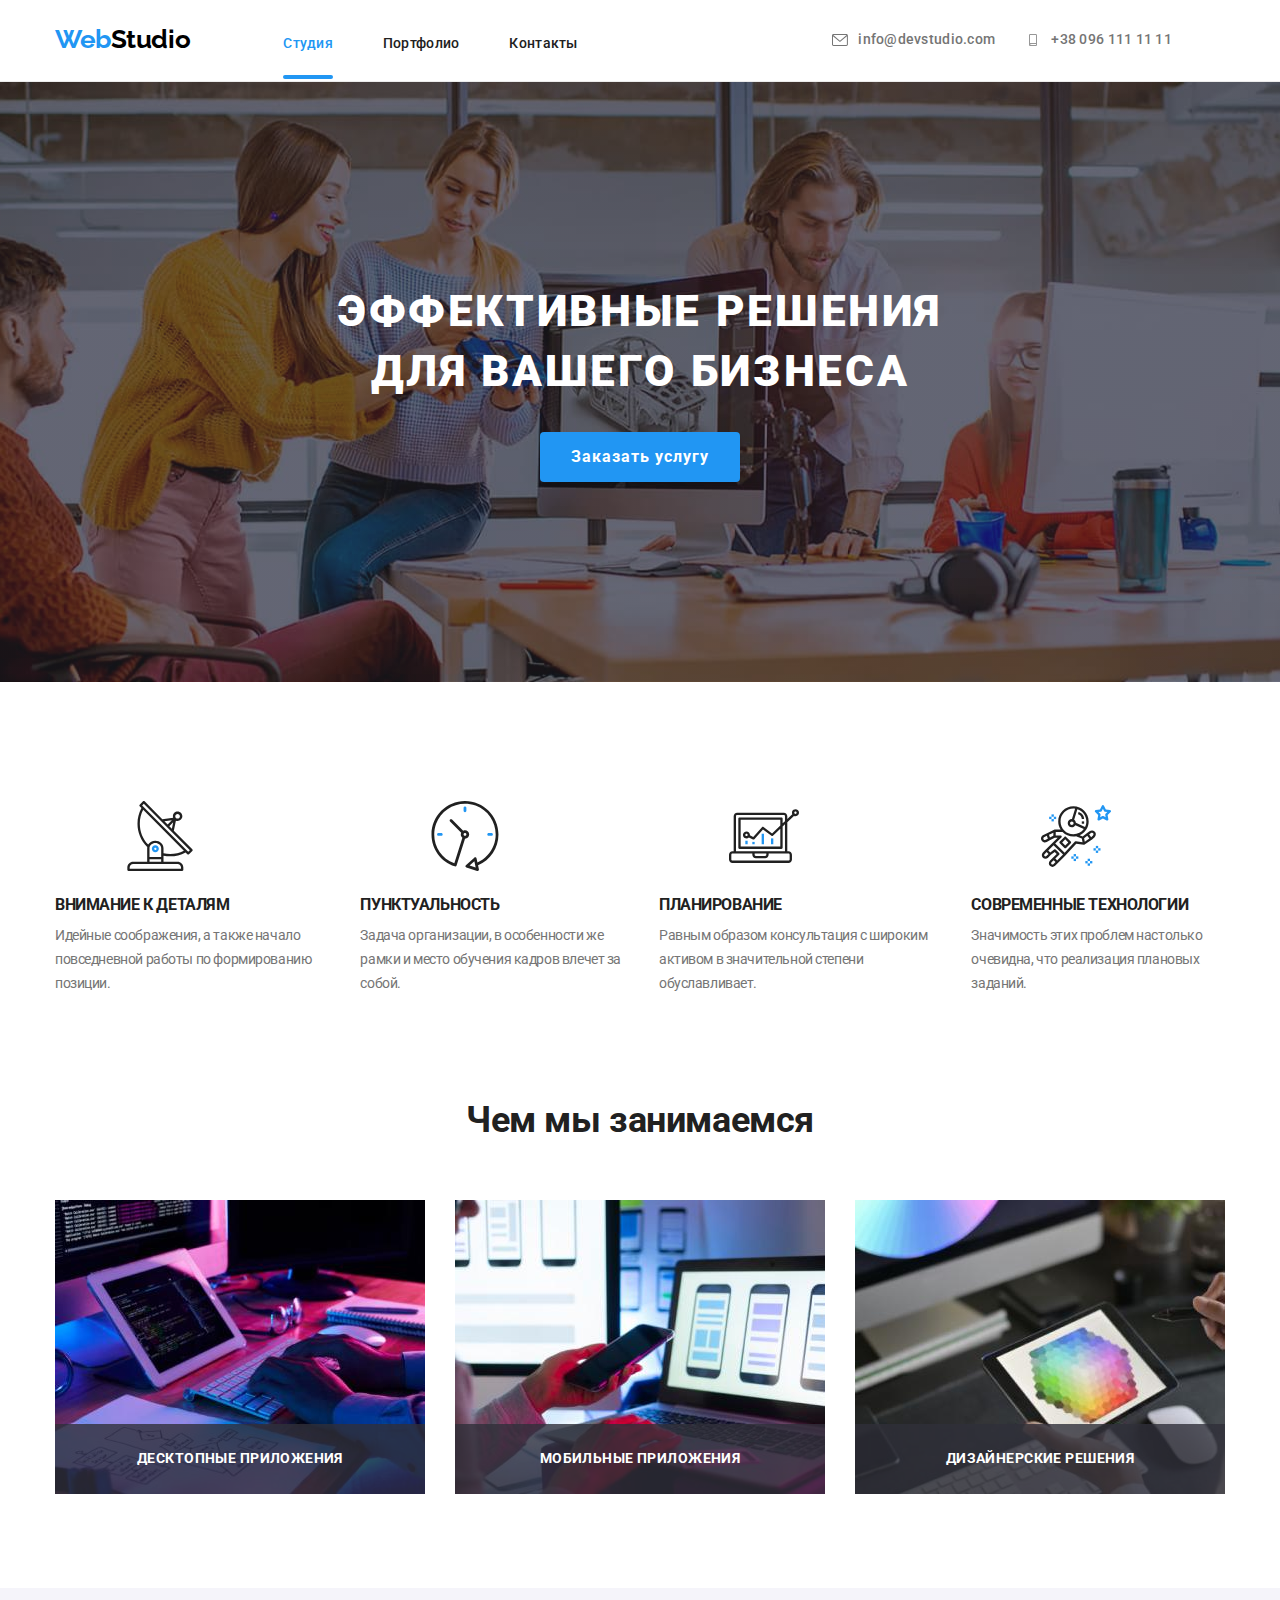
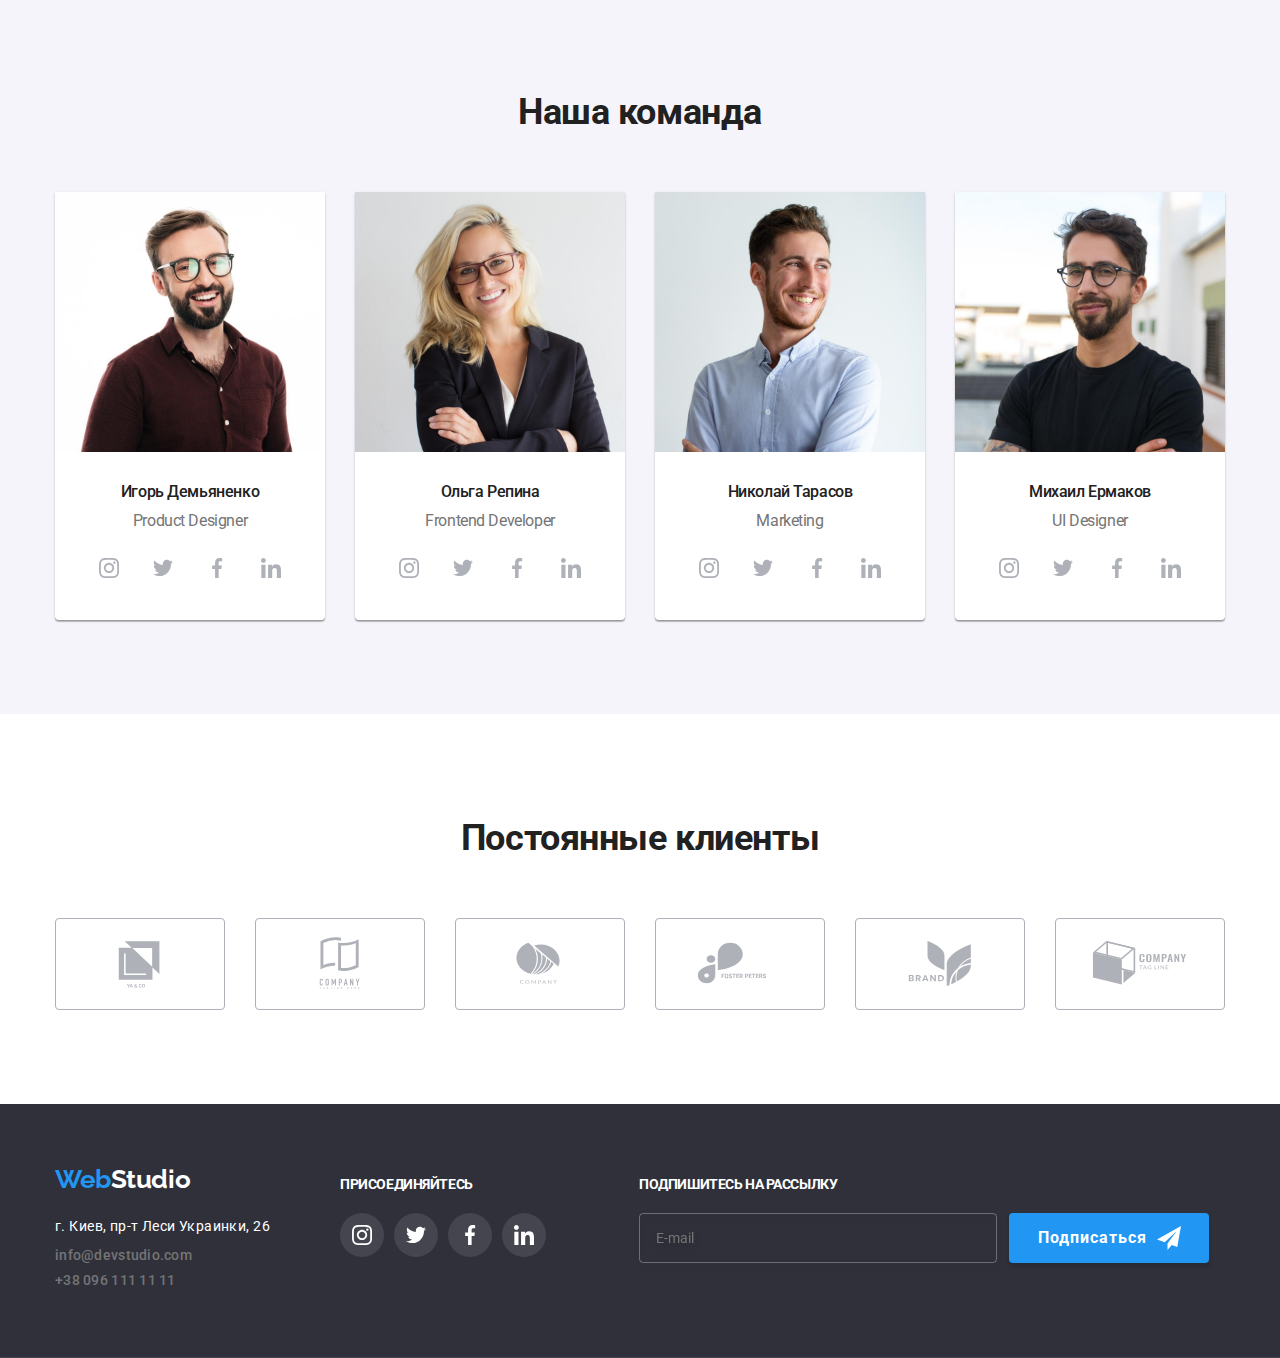
<file: index.html>
<!DOCTYPE html>
<html lang="ru">

<head>
  <meta charset="UTF-8">
  <meta http-equiv="X-UA-Compatible" content="IE=edge">
  <meta name="viewport" content="width=device-width, initial-scale=1.0">
  <title>Web Studio</title>
  <link rel="preconnect" href="https://fonts.googleapis.com">
  <link rel="preconnect" href="https://fonts.gstatic.com" crossorigin>
  <link href="https://fonts.googleapis.com/css2?family=Raleway:wght@700&family=Roboto:wght@400;500;700;900&display=swap"
    rel="stylesheet">
  <link rel="stylesheet" href="https://cdnjs.cloudflare.com/ajax/libs/modern-normalize/1.1.0/modern-normalize.css"
    integrity="sha512-Y0MM+V6ymRKN2zStTqzQ227DWhhp4Mzdo6gnlRnuaNCbc+YN/ZH0sBCLTM4M0oSy9c9VKiCvd4Jk44aCLrNS5Q=="
    crossorigin="anonymous" referrerpolicy="no-referrer" />
  <link rel="stylesheet" href="./css/main.min.css" />
  <!-- <link rel="stylesheet" href="./css/styles.css"> -->

</head>

<body>
  <!-- header -->
  <header class="header">
    <div class="container">
      <nav class="header__navigation">
        <a href="./index.html" class="header__logo logo link">Web<span class="logo--black">Studio</span></a>
        <ul class="header__list">
          <li class="header__list-item">
            <a href="./index.html" class="link current header__link">Студия</a>
          </li>
          <li class="header__list-item"> <a href="./portfolio.html" class="link header__link">Портфолио</a> </li>
          <li class="header__list-item"> <a href="" class="link header__link">Контакты</a> </li>
        </ul>

        <ul class="header__contact">
          <li> <a href="mailto:info@devstudio.com" class="link header__contact-link">
              <svg class="header__contact-logo">
                <use href="./images/sprite.svg#icon-envelope"></use>
              </svg>
              info@devstudio.com</a> </li>
          <li> <a href="tel:+380961111111" class="link header__contact-link">
              <svg class="header__contact-logo">
                <use href="./images/sprite.svg#icon-smartphone"></use>
              </svg>
              +38 096 111 11 11</a> </li>
        </ul>
      </nav>
    </div>
  </header>
  <main>
    <!-- Hat or Hero -->
    <section class="hero">
      <div class="container">
        <h1 class="hero__title">Эффективные решения для вашего бизнеса</h1>
        <button type="button" class="hero__btn btn" data-modal-open>Заказать услугу</button>
      </div>
    </section>

    <!-- features -->
    <section class="features section">
      <div class="container">
        <h2 class="features__title section-title" hidden>Features</h2>
        <ul class="features__list">
          <li class="features__list-item">
            <div class="features__logo-block">
              <svg class="features__logo">
                <use href="./images/sprite.svg#icon-antenna"></use>
              </svg>
            </div>
            <div class="features__item">
              <h3 class="features__item-title">Внимание к деталям</h3>
              <p class="features__text">Идейные соображения, а также начало повседневной работы по формированию позиции.
              </p>
            </div>
          </li>
          <li class="features__list-item">
            <div class="features__logo-block">
              <svg class="features__logo">
                <use href="./images/sprite.svg#icon-clock"></use>
              </svg>
            </div>
            <div class="features__item">
              <h3 class="features__item-title">Пунктуальность</h3>
              <p class="features__text">Задача организации, в особенности же рамки и место обучения кадров влечет за
                собой.
              </p>
            </div>
          </li>
          <li class="features__list-item">
            <div class="features__logo-block">
              <svg class="features__logo">
                <use href="./images/sprite.svg#icon-diagram"></use>
              </svg>
            </div>
            <div class="features__item">
              <h3 class="features__item-title">Планирование</h3>
              <p class="features__text">Равным образом консультация с широким активом в значительной степени
                обуславливает.</p>
            </div>
          </li>
          <li class="features__list-item">
            <div class="features__logo-block">
              <svg class="features__logo">
                <use href="./images/sprite.svg#icon-astronaut"></use>
              </svg>
            </div>
            <div class="features__item">
              <h3 class="features__item-title">Современные технологии</h3>
              <p class="features__text">Значимость этих проблем настолько очевидна, что реализация плановых заданий.
              </p>
            </div>
          </li>
        </ul>
      </div>
    </section>
    <!-- What we do -->
    <section class="working">
      <div class="container">
        <h2 class="working__title section-title">Чем мы занимаемся</h2>
        <ul class="working__list">
          <li class="working__item">
            <img src="./images/box1.jpg" alt="Десктопные приложения" width="370">
            <p class="working__overtext">Десктопные приложения</p>
          </li>
          <li class="working__item">
            <img src="./images/box2.jpg" alt="Мобильные приложения" width="370">
            <p class="working__overtext">Мобильные приложения</p>
          </li>
          <li class="working__item">
            <img src="./images/box3.jpg" alt="Дизайнерские решения" width="370">
            <p class="working__overtext">Дизайнерские решения</p>
          </li>
        </ul>
      </div>
    </section>
    <!-- Our team -->
    <section class="team section">
      <div class="container">
        <h2 class="team__title section-title">Наша команда</h2>
        <ul class="team__list">
          <li class="team__item team-card">
            <img src="./images/teamcard1.jpg" alt="Фото Игоря" width="270">
            <div class="team-card__text-item">
              <h3 class="team-card__item-title">Игорь Демьяненко</h3>
              <p class="team-card__item-text">Product Designer</p>
              <ul class="social">
                <li class="social__link-item team-card__logo-item">
                  <svg class="social__link-logo">
                    <use href="./images/sprite.svg#icon-instagram"></use>
                  </svg>
                </li>
                <li class="social__link-item team-card__logo-item">
                  <svg class="social__link-logo">
                    <use href="./images/sprite.svg#icon-twitter"></use>
                  </svg>
                </li>
                <li class="social__link-item team-card__logo-item">
                  <svg class="social__link-logo">
                    <use href="./images/sprite.svg#icon-facebook"></use>
                  </svg>
                </li>
                <li class="social__link-item team-card__logo-item">
                  <svg class="social__link-logo">
                    <use href="./images/sprite.svg#icon-linkedin"></use>
                  </svg>
                </li>
              </ul>
            </div>
          </li>
          <li class="team__item team-card">
            <img src="./images/teamcard2.jpg" alt="Фото Ольги" width="270">
            <div class="team-card__text-item">
              <h3 class="team-card__item-title">Ольга Репина</h3>
              <p class="team-card__item-text">Frontend Developer</p>
              <ul class="social">
                <li class="social__link-item team-card__logo-item">
                  <svg class="social__link-logo">
                    <use href="./images/sprite.svg#icon-instagram"></use>
                  </svg>
                </li>
                <li class="social__link-item team-card__logo-item">
                  <svg class="social__link-logo">
                    <use href="./images/sprite.svg#icon-twitter"></use>
                  </svg>
                </li>
                <li class="social__link-item team-card__logo-item">
                  <svg class="social__link-logo">
                    <use href="./images/sprite.svg#icon-facebook"></use>
                  </svg>
                </li>
                <li class="social__link-item team-card__logo-item">
                  <svg class="social__link-logo">
                    <use href="./images/sprite.svg#icon-linkedin"></use>
                  </svg>
                </li>
              </ul>
            </div>
          </li>
          <li class="team__item team-card">
            <img src="./images/teamcard3.jpg" alt="Фото Николая" width="270">
            <div class="team-card__text-item">
              <h3 class="team-card__item-title">Николай Тарасов</h3>
              <p class="team-card__item-text">Marketing</p>
              <ul class="social">
                <li class="social__link-item team-card__logo-item">
                  <svg class="social__link-logo">
                    <use href="./images/sprite.svg#icon-instagram"></use>
                  </svg>
                </li>
                <li class="social__link-item team-card__logo-item">
                  <svg class="social__link-logo">
                    <use href="./images/sprite.svg#icon-twitter"></use>
                  </svg>
                </li>
                <li class="social__link-item team-card__logo-item">
                  <svg class="social__link-logo">
                    <use href="./images/sprite.svg#icon-facebook"></use>
                  </svg>
                </li>
                <li class="social__link-item team-card__logo-item">
                  <svg class="social__link-logo">
                    <use href="./images/sprite.svg#icon-linkedin"></use>
                  </svg>
                </li>
              </ul>
            </div>
          </li>
          <li class="team__item team-card">
            <img src="./images/teamcard4.jpg" alt="Фото Михаила" width="270">
            <div class="team-card__text-item">
              <h3 class="team-card__item-title">Михаил Ермаков</h3>
              <p class="team-card__item-text">UI Designer</p>

              <ul class="social">
                <li class="social__link-item team-card__logo-item">
                  <svg class="social__link-logo">
                    <use href="./images/sprite.svg#icon-instagram"></use>
                  </svg>
                </li>
                <li class="social__link-item team-card__logo-item">
                  <svg class="social__link-logo">
                    <use href="./images/sprite.svg#icon-twitter"></use>
                  </svg>
                </li>
                <li class="social__link-item team-card__logo-item">
                  <svg class="social__link-logo">
                    <use href="./images/sprite.svg#icon-facebook"></use>
                  </svg>
                </li>
                <li class="social__link-item team-card__logo-item">
                  <svg class="social__link-logo">
                    <use href="./images/sprite.svg#icon-linkedin"></use>
                  </svg>
                </li>
              </ul>

            </div>
          </li>
        </ul>
      </div>
    </section>
  </main>
  <!-- clients -->
  <section class="client section">
    <div class="container">
      <h2 class="client__title section-title">Постоянные клиенты</h2>
      <ul class="client__logo-block">
        <li class="client__logo-item">
          <a href="#" class="link"></a>
          <svg class="client__logo">
            <use href="./images/sprite.svg#icon-Logo"></use>
          </svg>
        </li>
        <li class="client__logo-item">
          <a href="#" class="link"></a>
          <svg class="client__logo">
            <use href="./images/sprite.svg#icon-Logo1"></use>
          </svg>
        </li>
        <li class="client__logo-item">
          <a href="#" class="link"></a>
          <svg class="client__logo">
            <use href="./images/sprite.svg#icon-Logo2"></use>
          </svg>
        </li>
        <li class="client__logo-item">
          <a href="#" class="link"></a>
          <svg class="client__logo">
            <use href="./images/sprite.svg#icon-Logo3"></use>
          </svg>
        </li>
        <li class="client__logo-item">
          <a href="#" class="link"></a>
          <svg class="client__logo">
            <use href="./images/sprite.svg#icon-Logo4"></use>
          </svg>
        </li>
        <li class="client__logo-item">
          <a href="#" class="link"></a>
          <svg class="client__logo">
            <use href="./images/sprite.svg#icon-Logo5"></use>
          </svg>
        </li>

      </ul>
    </div>
  </section>


  <!-- Footer -->

  <footer class="footer">
    <div class="container">
      <div class="footer__contact">
        <div class="footer__address-block">
          <a href="./index.html" class="link logo footer__logo">Web<span class="logo--white">Studio</span></a>
          <address class="footer__address">
            <ul class="footer__links">
              <li>
                <p class="footer__physical-address"> г. Киев, пр-т Леси Украинки, 26</p>
              </li>
              <li> <a href="mailto:info@devstudio.com" class="link footer__contact-link">info@devstudio.com</a>
              </li>
              <li> <a href="tel:+380961111111" class="link footer__contact-link">+38 096 111 11 11</a>
              </li>
            </ul>
          </address>
        </div>
        <div class="footer__join">
          <p class="footer__join-text">присоединяйтесь</p>
          <ul class="footer__join-link-block social">
            <li class="footer__join-link-item social__link-item">
              <a href="#" class="link"></a>
              <svg class="social__link-logo">
                <use href="./images/sprite.svg#icon-instagram"></use>
              </svg>
            </li>
            <li class="footer__join-link-item social__link-item">
              <a href="#" class="link"></a>
              <svg class="social__link-logo">
                <use href="./images/sprite.svg#icon-twitter"></use>
              </svg>
            </li>
            <li class="footer__join-link-item social__link-item">
              <a href="#" class="link"></a>
              <svg class="social__link-logo">
                <use href="./images/sprite.svg#icon-facebook"></use>
              </svg>
            </li>
            <li class="footer__join-link-item social__link-item">
              <a href="#" class="link"></a>
              <svg class="social__link-logo">
                <use href="./images/sprite.svg#icon-linkedin"></use>
              </svg>
            </li>
          </ul>
        </div>
        <div class="mailing footer__mailing">
          <p class="mailing__text">Подпишитесь на рассылку</p>

          <form action="#" method="GET" class="mailing__form">

            <label for="email-input" class="mailing__input-text"></label>
            <input type="email" placeholder="E-mail" id="email-input" name="user-email" class="mailing__input">
            <button type="submit" class="mailing__btn btn">Подписаться
              <svg class="mailing__logo">
                <use href="./images/sprite.svg#icon-icon-send"></use>
              </svg>
            </button>

          </form>

        </div>
      </div>
    </div>
  </footer>
  <!-- modal -->
  <div class="backdrop is-hidden" data-modal>
    <div class="modal">
      <button class="close-btn modal__close-btn" type="button" data-modal-close>
        <svg class="close-btn__icon">
          <use href="./images/sprite.svg#icon-Vector"></use>
        </svg>
      </button>
      <form action="" method="GET" class="modal__modal-form">
        <p class="modal__title">Оставьте свои данные, мы вам перезвоним</p>


        <div class="modal__form-field">
          <label for="name-input" class="modal__form-input-text">Имя</label>
          <div class="modal__input-wrapper">
            <input type="text" name="user-name" id="name-input" class="modal__form-input">
            <svg class="modal__input-icon" width="18" height="18">
              <use href="./images/sprite.svg#icon-person-black"></use>
            </svg>
          </div>

        </div>

        <div class="modal__form-field">
          <label for="tel-input" class="modal__form-input-text">Телефон</label>
          <div class="modal__input-wrapper">
            <input type="tel" id="tel-input" name="user-name" class="modal__form-input">
            <svg class="modal__input-icon" width="18" height="18">
              <use href="./images/sprite.svg#icon-phone-black"></use>
            </svg>
          </div>


        </div>

        <div class="modal__form-field">
          <label for="email-input" class="modal__form-input-text">Почта</label>
          <div class="modal__input-wrapper">
            <input type="email" id="email-input" name="user-name" class="modal__form-input">
            <svg class="modal__input-icon" width="18" height="18">
              <use href="./images/sprite.svg#icon-email-black"></use>
            </svg>
          </div>


        </div>

        <div class="modal__form-field">
          <label for="comment" class="modal__form-input-text">Комментарий</label>
          <div class="modal__input-wrapper">
            <textarea name="user-comment" id="comment" class="modal__form-text" placeholder="Введите текст"></textarea>

          </div>

          <div class="modal__form-field">
            <input type="checkbox" class="modal__input-check visually-hidden" id="input-check">
            <label for="input-check" class="modal__input-check-text">

              <span class="modal__input-check">
                <svg class="modal__check-icon" width="11" height="8">
                  <use href="./images/sprite.svg#icon-check"></use>
                </svg>
              </span>
              Соглашаюсь с рассылкой и принимаю <a href="#" class="modal__form-rights"> Условия договора</a> </label>
          </div>
          <button type="submit" class="modal__form-send-btn btn">Отправить</button>
      </form>
    </div>
  </div>

  <script src="./js/modal.js"></script>
  <!-- Скрипт Репеты -->
  <!-- <script>
    (() => {
      document
        .querySelector('.js-speaker-form')
        .addEventListener('submit', e => {
          e.preventDefault();

          new FormData(e.currentTarget).forEach(value, name) =>
          console.log(`${name}: ${value}`),
       );
    });
    }) ();

  </script> -->
</body>

</html>
</file>
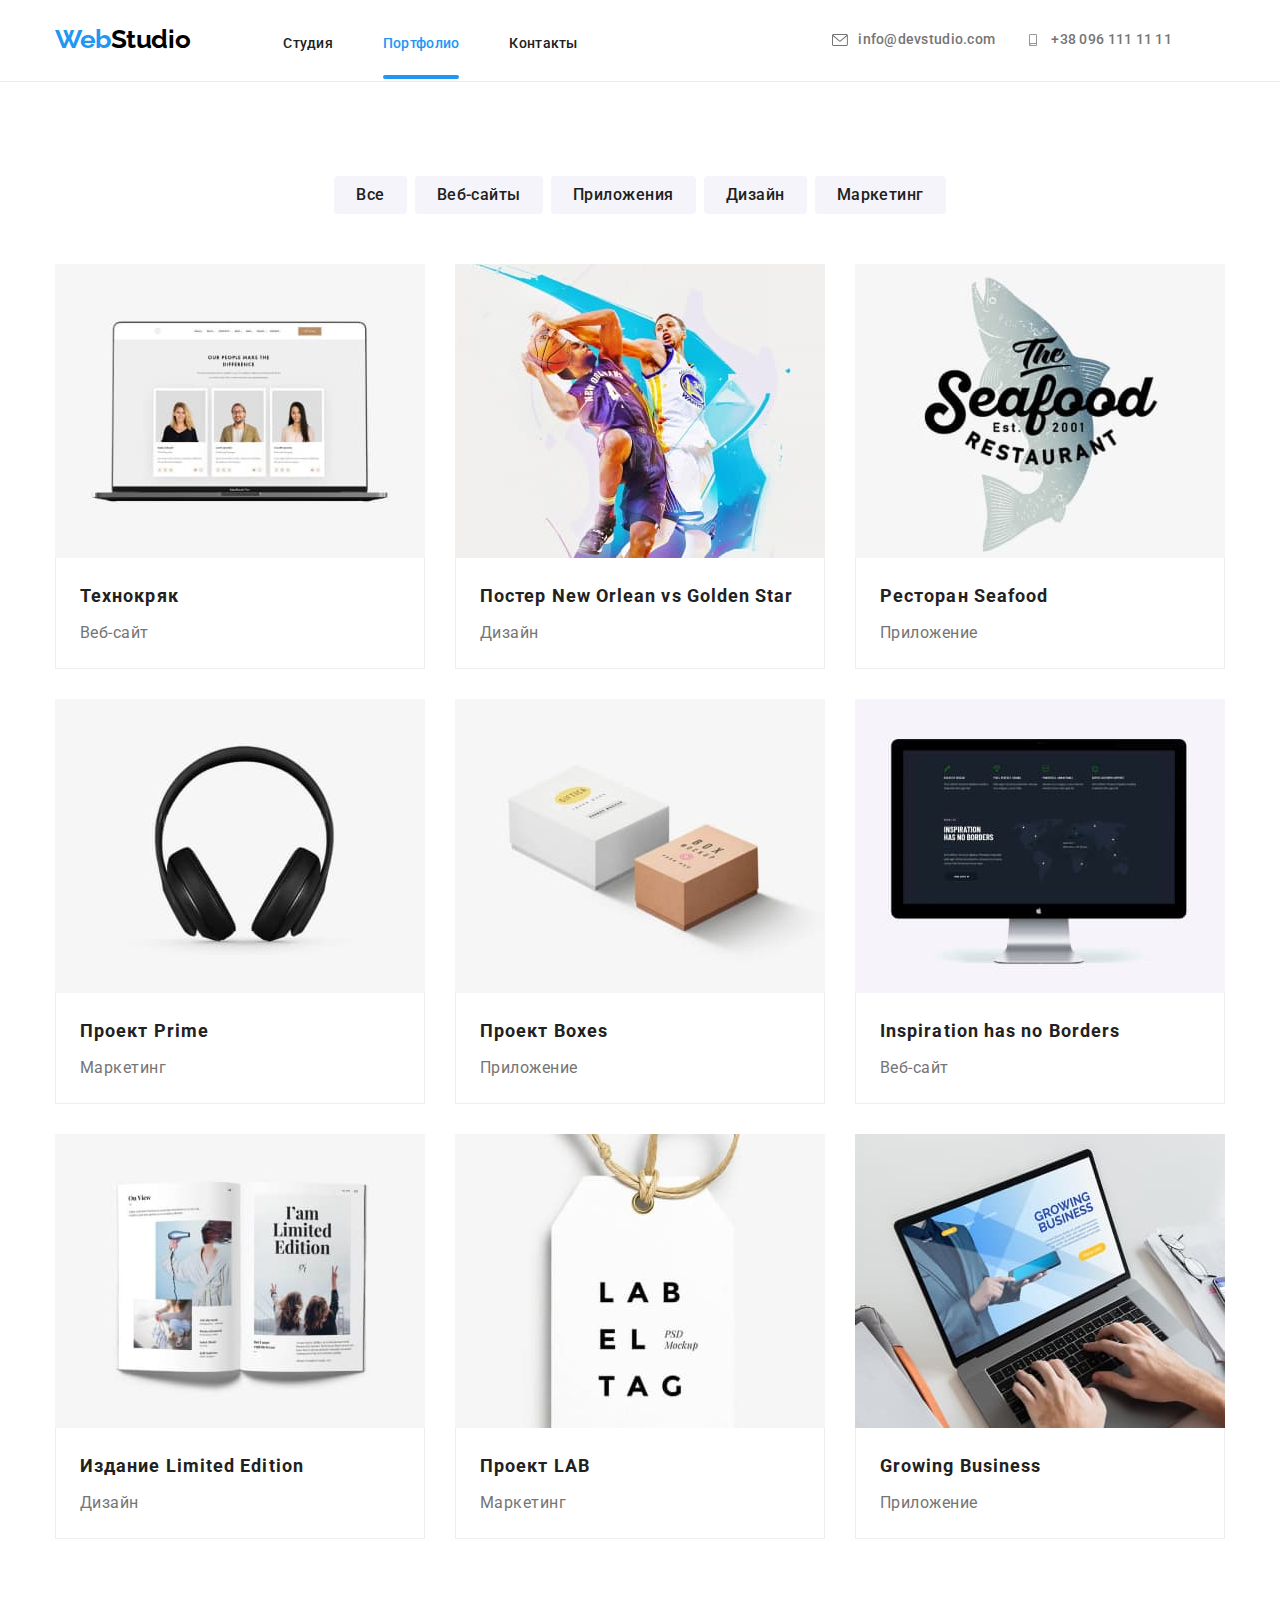
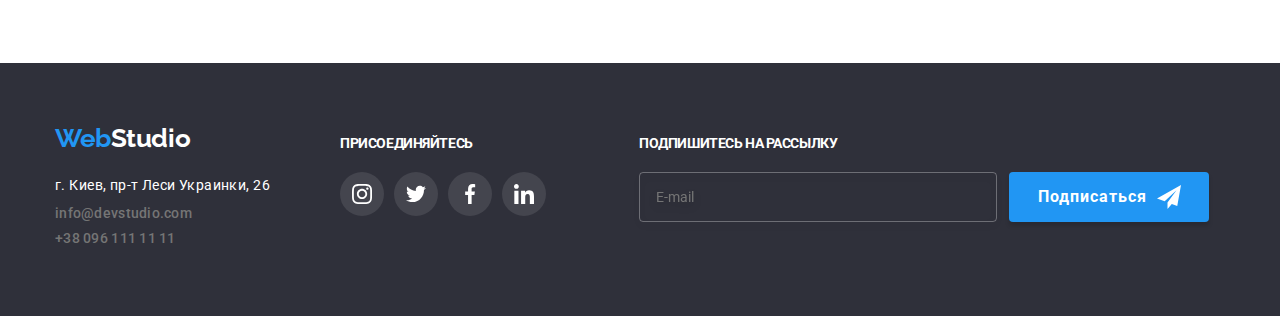
<file: portfolio.html>
<!DOCTYPE html>
<html lang="ru">

<head>
  <meta charset="UTF-8" />
  <meta http-equiv="X-UA-Compatible" content="IE=edge" />
  <meta name="viewport" content="width=device-width, initial-scale=1.0" />
  <title>Web Studio</title>
  <link rel="preconnect" href="https://fonts.googleapis.com" />
  <link rel="preconnect" href="https://fonts.gstatic.com" crossorigin />
  <link href="https://fonts.googleapis.com/css2?family=Raleway:wght@700&family=Roboto:wght@400;500;700;900&display=swap"
    rel="stylesheet" />
  <link rel="stylesheet" href="https://cdnjs.cloudflare.com/ajax/libs/modern-normalize/1.1.0/modern-normalize.css"
    integrity="sha512-Y0MM+V6ymRKN2zStTqzQ227DWhhp4Mzdo6gnlRnuaNCbc+YN/ZH0sBCLTM4M0oSy9c9VKiCvd4Jk44aCLrNS5Q=="
    crossorigin="anonymous" referrerpolicy="no-referrer" />
  <link rel="stylesheet" href="./css/main.min.css" />
  <!-- <link rel="stylesheet" href="./css/styles.css" /> -->
</head>

<body>
  <!-- header -->
  <header class="header">
    <div class="container">
      <nav class="header__navigation">
        <a href="./index.html" class="header__logo logo link">Web<span class="logo--black">Studio</span></a>
        <ul class="header__list">
          <li class="header__list-item">
            <a href="./index.html" class="link header__link">Студия</a>
          </li>
          <li class="header__list-item">
            <a href="./portfolio.html" class="link current header__link">Портфолио</a>
          </li>
          <li class="header__list-item"><a href="" class="link header__link">Контакты</a></li>
        </ul>

        <ul class="header__contact">
          <li>
            <a href="mailto:info@devstudio.com" class="link header__contact-link">
              <svg class="header__contact-logo">
                <use href="./images/sprite.svg#icon-envelope"></use>
              </svg>
              info@devstudio.com</a>
          </li>
          <li>
            <a href="tel:+380961111111" class="link header__contact-link">
              <svg class="header__contact-logo">
                <use href="./images/sprite.svg#icon-smartphone"></use>
              </svg>
              +38 096 111 11 11</a>
          </li>
        </ul>
      </nav>
    </div>
  </header>
  <main>
    <h1 hidden>Our portfolio</h1>

    <section class="portfolio section">
      <div class="container">
        <ul class="portfolio__filters-list">
          <li>
            <button type="button" class="portfolio__filters-btn btn-alt">Все</button>
          </li>
          <li>
            <button type="button" class="portfolio__filters-btn btn-alt">Веб-сайты</button>
          </li>
          <li>
            <button type="button" class="portfolio__filters-btn btn-alt">Приложения</button>
          </li>
          <li>
            <button type="button" class="portfolio__filters-btn btn-alt">Дизайн</button>
          </li>
          <li>
            <button type="button" class="portfolio__filters-btn btn-alt">Маркетинг</button>
          </li>
        </ul>

        <h2 hidden>Our-works</h2>

        <ul class="portfolio__works-list">
          <li class="portfolio__works-item portfolio-card">
            <div class="portfolio-card__image-block">
              <img src="./images/pf1.jpg" width="370px" alt="Сайт Технокряк" />
              <p class="portfolio-card__item_hidden">
                Технокряк это современная площадка распространения коронавируса. Компании
                используют эту платформу для цифрового шпионажа и атак на защищённые сервера
                конкурентов.
              </p>
            </div>
            <div class="portfolio-card__text-item">
              <h3 class="portfolio-card__item-title">Технокряк</h3>
              <p class="portfolio-card__item-text">Веб-сайт</p>
            </div>
          </li>
          <li class="portfolio__works-item portfolio-card">
            <div class="portfolio-card__image-block">
              <img src="./images/pf2.jpg" width="370px" alt="Баскетболисты" />
              <p class="portfolio-card__item_hidden">Overlay.</p>
            </div>
            <div class="portfolio-card__text-item">
              <h3 class="portfolio-card__item-title">Постер New Orlean vs Golden Star</h3>
              <p class="portfolio-card__item-text">Дизайн</p>
            </div>
          </li>
          <li class="portfolio__works-item portfolio-card">
            <div class="portfolio-card__image-block">
              <img src="./images/pf3.jpg" width="370px" alt="Логотип ресторана" />
              <p class="portfolio-card__item_hidden">Overlay.</p>
            </div>
            <div class="portfolio-card__text-item">
              <h3 class="portfolio-card__item-title">Ресторан Seafood</h3>
              <p class="portfolio-card__item-text">Приложение</p>
            </div>
          </li>
          <li class="portfolio__works-item portfolio-card">
            <div class="portfolio-card__image-block">
              <img src="./images/pf4.jpg" width="370px" alt="Наушники" />
              <p class="portfolio-card__item_hidden">Overlay.</p>
            </div>

            <div class="portfolio-card__text-item">
              <h3 class="portfolio-card__item-title">Проект Prime</h3>
              <p class="portfolio-card__item-text">Маркетинг</p>
            </div>
          </li>
          <li class="portfolio__works-item portfolio-card">
            <div class="portfolio-card__image-block">
              <img src="./images/pf5.jpg" width="370px" alt="Коробки" />
              <p class="portfolio-card__item_hidden">Overlay.</p>
            </div>

            <div class="portfolio-card__text-item">
              <h3 class="portfolio-card__item-title">Проект Boxes</h3>
              <p class="portfolio-card__item-text">Приложение</p>
            </div>
          </li>
          <li class="portfolio__works-item portfolio-card">
            <div class="portfolio-card__image-block">
              <img src="./images/pf6.jpg" width="370px" alt="iMac" />
              <p class="portfolio-card__item_hidden">Overlay.</p>
            </div>

            <div class="portfolio-card__text-item">
              <h3 class="portfolio-card__item-title">Inspiration has no Borders</h3>
              <p class="portfolio-card__item-text">Веб-сайт</p>
            </div>
          </li>
          <li class="portfolio__works-item portfolio-card">
            <div class="portfolio-card__image-block">
              <img src="./images/pf7.jpg" width="370px" alt="Книга" />
              <p class="portfolio-card__item_hidden">Overlay.</p>
            </div>

            <div class="portfolio-card__text-item">
              <h3 class="portfolio-card__item-title">Издание Limited Edition</h3>
              <p class="portfolio-card__item-text">Дизайн</p>
            </div>
          </li>
          <li class="portfolio__works-item portfolio-card">
            <div class="portfolio-card__image-block">
              <img src="./images/pf8.jpg" width="370px" alt="Этикетка" />
              <p class="portfolio-card__item_hidden">Overlay.</p>
            </div>

            <div class="portfolio-card__text-item">
              <h3 class="portfolio-card__item-title">Проект LAB</h3>
              <p class="portfolio-card__item-text">Маркетинг</p>
            </div>
          </li>
          <li class="portfolio__works-item portfolio-card">
            <div class="portfolio-card__image-block">
              <img src="./images/pf9.jpg" width="370px" alt="Macbook" />
              <p class="portfolio-card__item_hidden">Overlay.</p>
            </div>

            <div class="portfolio-card__text-item">
              <h3 class="portfolio-card__item-title">Growing Business</h3>
              <p class="portfolio-card__item-text">Приложение</p>
            </div>
          </li>
        </ul>
      </div>
    </section>
  </main>
  <!-- our contacts -->

  <footer class="footer">
    <div class="container">
      <div class="footer__contact">
        <div class="footer__address-block">
          <a href="./index.html" class="link logo footer__logo">Web<span class="logo--white">Studio</span></a>
          <address class="footer__address">
            <ul class="footer__links">
              <li>
                <p class="footer__physical-address"> г. Киев, пр-т Леси Украинки, 26</p>
              </li>
              <li> <a href="mailto:info@devstudio.com" class="link footer__contact-link">info@devstudio.com</a>
              </li>
              <li> <a href="tel:+380961111111" class="link footer__contact-link">+38 096 111 11 11</a>
              </li>
            </ul>
          </address>
        </div>
        <div class="footer__join">
          <p class="footer__join-text">присоединяйтесь</p>
          <ul class="footer__join-link-block social">
            <li class="footer__join-link-item social__link-item">
              <a href="#" class="link"></a>
              <svg class="social__link-logo">
                <use href="./images/sprite.svg#icon-instagram"></use>
              </svg>
            </li>
            <li class="footer__join-link-item social__link-item">
              <a href="#" class="link"></a>
              <svg class="social__link-logo">
                <use href="./images/sprite.svg#icon-twitter"></use>
              </svg>
            </li>
            <li class="footer__join-link-item social__link-item">
              <a href="#" class="link"></a>
              <svg class="social__link-logo">
                <use href="./images/sprite.svg#icon-facebook"></use>
              </svg>
            </li>
            <li class="footer__join-link-item social__link-item">
              <a href="#" class="link"></a>
              <svg class="social__link-logo">
                <use href="./images/sprite.svg#icon-linkedin"></use>
              </svg>
            </li>
          </ul>
        </div>
        <div class="mailing footer__mailing">
          <p class="mailing__text">Подпишитесь на рассылку</p>

          <form action="#" method="GET" class="mailing__form">

            <label for="email-input" class="mailing__input-text"></label>
            <input type="email" placeholder="E-mail" id="email-input" name="user-email" class="mailing__input">
            <button type="submit" class="mailing__btn btn">Подписаться
              <svg class="mailing__logo">
                <use href="./images/sprite.svg#icon-icon-send"></use>
              </svg>
            </button>

          </form>

        </div>
      </div>
    </div>
  </footer>
</body>

</html>
</file>
<file: css/styles.css>
/* цвет заголовков и ссылок #212121 */

/* цвет активных ссылок и кнопки #2196F3 */

/* цвет текстовых блоков, должности и номера телефона в хедере #757575 */

/* фон #E5E5E5 */

/* вторичный фон #2F303A*/

/* фон хедера и цвет текста активных кнопок  #FFFFFF*/

/* третий цвет фона и цвет неактивных кнопок портфолио #F5F4FA */

/* :root {
  --primary-text-color: #212121;
  --secondary-text-color: #757575;
  --accent-color: #2196f3;
  --primary-background-color: #ffffff;
  --secondary-background-color: #2f303a;
  --tertiary-background-color: #f5f4fa;
} */

/* header styles */

/* Hat or Hero styles */

/* .hero {
  color: #ffffff;
  
  max-width: 1600px;
  margin-right: auto;
  margin-left: auto;
  padding-top: 200px;
  padding-bottom: 200px;
  background-image: linear-gradient(rgba(47, 48, 58, 0.4), rgba(47, 48, 58, 0.4)), url(../images/hb.jpg);
  background-repeat: no-repeat;
  background-position: center;
  background-size: cover;
}

.hero-title {
  max-width: 696px;
  margin: 0 auto 30px;
  font-weight: 900;
  font-size: 44px;
  line-height: 1.36;
  letter-spacing: 0.06em;
  text-transform: uppercase;
  text-align: center;
}

.hero-btn {
  margin: 0 auto;
  transition: background-color 250ms cubic-bezier(0.4, 0, 0.2, 1);
} */

/* features */

/* .features {
  padding-top: 94px;
  padding-bottom: 94px;
} */

/* .features-list {
  display: flex;
  margin-left: -30px;
}

.features-item {
  flex-basis: calc(100% / 4) -30px;
  margin-left: 30px;
}

.features-logo {
  width: 70px;
  height: 70px;
}

.features-logo-block {
  display: flex;
  align-items: center;
  padding-left: 100px;
  padding-right: 100px;
  padding-top: 25px;
  padding-bottom: 25px;
}

.features-item-title {
  font-weight: bold;
  line-height: 1.14;
  text-transform: uppercase;
  margin-bottom: 10px;
}

.features-text {
  color: $secondaryTextColor;
} */

/* what we do section */

/* .working {
  padding-bottom: 94px;
}

.working__title {
  margin-bottom: 50px;
}

.working__list {
  display: flex;
  margin-left: -30px;
}

.working__item {
  flex-basis: calc(100% / 3) -30px;
  margin-left: 30px;
  position: relative;
  overflow: hidden;
  text-align: center;
}

.working__overtext {
  width: 370px;
  height: 70px;
  position: absolute;
  bottom: 0;
  left: 0;
  margin: 0;
  padding: 27px 0px;
  background: rgba(47, 48, 58, 0.8);
  font-size: 14px;
  line-height: 1.14;
  font-weight: bold;
  letter-spacing: 0.03em;
  text-transform: uppercase;
  color: #ffffff;
} */

/* our team */

/* .team {
 
  max-width: 1600px;
  margin-right: auto;
  margin-left: auto;
  background-image: linear-gradient( $tertiaryBackgroundColor, $tertiaryBackgroundColor);
  background-repeat: no-repeat;
  background-position: center;
  background-size: cover;
}

.team-title {
  margin-bottom: 50px;
}

.team-list {
  display: flex;
  margin-left: -30px;
}

.team-item {
  flex-basis: calc(100% / 4) - 30px;
  margin-left: 30px;
  background-color: #ffffff;
  box-shadow: 0px 1px 3px rgba(0, 0, 0, 0.12), 0px 1px 1px rgba(0, 0, 0, 0.14), 0px 2px 1px rgba(0, 0, 0, 0.2);
  border-radius: 0px 0px 4px 4px;
}

.team-text-item {
  margin-top: 30px;
  
}

.team-logo-block {
  display: flex;
  fill: #afb1b8;
}

.team-logo-item {
  display: flex;
  justify-content: center;
  align-items: center;
  width: 44px;
  height: 44px;
  border-radius: 50%;
  margin-top: 16px;
  margin-bottom: 30px;
  margin-right: 10px;
  transition: fill 250ms cubic-bezier(0.4, 0, 0.2, 1), background-color 250ms cubic-bezier(0.4, 0, 0.2, 1);
}

.team-logo-item:first-child {
  margin-left: 32px;
}

.team-logo-item:last-child {
  margin-right: 0px;
}

.team-logo-item:hover, .team-logo-item:focus {
  background-color: #2196f3;
}

.team-logo-item:hover, .team-logo-item:focus {
  fill: #ffffff;
}

.team-logo {
  width: 20px;
  height: 20px;
}

.team-item-title {
  margin-bottom: 10px;
  font-weight: 500;
  font-size: 16px;
  line-height: 1.19;
  text-align: center;
}

.team-item-text {
  font-weight: normal;
  font-size: 16px;
  line-height: 1.19;
  text-align: center;
  color: $secondaryTextColor;
} */

/* clients */

/* .client-title {
  margin-bottom: 50px;
}

.client-logo-block {
  display: flex;
  fill: #afb1b8;
}

.client-logo {
  width: 106px;
  height: 60px;
}

.client-logo-item {
  display: flex;
  justify-content: center;
  align-items: center;
  width: 170px;
  height: 92px;
  border-radius: 4px;
  border: 1px solid #afb1b8;
  margin-right: 30px;
  transition: fill 250ms cubic-bezier(0.4, 0, 0.2, 1), background-color 250ms cubic-bezier(0.4, 0, 0.2, 1);
}

.client-logo-item:last-child {
  margin-right: 0px;
}

.client-logo-item:hover, .client-logo-item:focus {
  border-color: #2196f3;
}

.client-logo-item:hover, .client-logo-item:focus {
  fill: #2196f3;
} */

/* footer */

/* portfolio section */

/* portfolio works */

/* modal window */

/* .backdrop {
  width: 100%;
  height: 100%;
  position: fixed;
  top: 0;
  left: 0;
  background-color: rgba(0, 0, 0, 0.2);
  transition-timing-function: cubic-bezier(0.4, 0, 0.2, 1);
  transition-duration: 1000ms;
}

.backdrop.is-hidden {
  opacity: 0;
  pointer-events: none;
  visibility: none;
} */

/* .modal {
  width: 528px;
  height: 581px;
  background-color: #ffffff;
  box-shadow: 0px 1px 3px rgba(0, 0, 0, 0.12), 0px 1px 1px rgba(0, 0, 0, 0.14), 0px 2px 1px rgba(0, 0, 0, 0.2);
  border-radius: 4px;
  position: absolute;
  left: 50%;
  top: 50%;
  padding: 40px;
  transform: translate(-50%, -50%);
  box-shadow: 0px 1px 3px rgba(0, 0, 0, 0.12), 0px 1px 1px rgba(0, 0, 0, 0.14), 0px 2px 1px rgba(0, 0, 0, 0.2);
  border-radius: 4px;
}

.close-btn {
  position: absolute;
  width: 30px;
  height: 30px;
  border-radius: 50%;
  border: 1px solid rgba(0, 0, 0, 0.1);
  background-color: transparent;
  right: 8px;
  top: 8px;
}

.close-btn:hover, .close-btn:focus {
  fill: $accentColor;
}

.close-icon {
  width: 11px;
  height: 11px;
}

.modal-title {
  font-weight: bold;
  font-size: 20px;
  line-height: 1.15;
  text-align: center;
  color: $primaryTextColor;
  margin-bottom: 12px;
}

.form-input-text {
  font-weight: normal;
  font-size: 12px;
  line-height: 1.16;
  letter-spacing: 0.01em;
  color: #757575;
}

.form-input {
  width: 100%;
  height: 40px;
  border: 1px solid rgba(33, 33, 33, 0.2);
  border-radius: 4px;
  padding-left: 40px;
  outline: none;
}

.form-input:focus {
  border-color: $accentColor;
}

.form-input:focus+.input-icon {
  fill: $accentColor;
}

.form-input-text {
  font-size: 12px;
  margin-bottom: 4px;
  display: block;
}

.form-field {
  margin-bottom: 10px;
}

.input-wrapper {
  position: relative;
}

.input-icon {
  position: absolute;
  left: 12px;
  top: 50%;
  transform: translateY(-50%);
}

.form-text {
  width: 100%;
  height: 120px;
  border-radius: 4px;
  border: 1px solid rgba(33, 33, 33, 0.2);
  padding: 12px 16px;
  resize: none;
  outline: none;
}

.form-text:focus {
  border-color: $accentColor;
}

.form-text::placeholder {
  font-weight: normal;
  font-size: 14px;
  line-height: 1.14;
  letter-spacing: 0.01em;
  color: rgba(117, 117, 117, 0.5);
}

.input-check-text {
  display: flex;
  align-items: center;
  font-weight: normal;
  font-size: 14px;
  line-height: 1.71;
  color: $secondaryTextColor;
  margin-bottom: 30px;
}

.input-check-text span {
  width: 16px;
  height: 15px;
  border: 2px solid #212121;
  border-radius: 2px;
  display: flex;
  align-items: center;
  justify-content: center;
}

.input-check {
  margin-right: 7px;
}

.form-rights {
  display: inline-block;
  margin-left: 4px;
  font-family: Roboto;
  font-style: normal;
  font-weight: normal;
  font-size: 14px;
  line-height: 1.71;
  letter-spacing: 0.03em;
  text-decoration-line: underline;
  color: $accentColor;
}

.check-icon {
  fill: #ffffff;
}

.input-check:checked+.input-check-text span {
  background-color: $accentColor;
  border: none;
}

.form-send-btn {
  margin-left: 124px;
} */
</file>
<file: css/main.min.css>
.visually-hidden{position:absolute;width:1px;height:1px;margin:-1px;padding:0;overflow:hidden;border:0;clip:rect(0 0 0 0)}h1,h2,h3,h4,h5,h6,p{margin:0;padding:0}ul{list-style:none;margin:0;padding:0}img{display:block}a{text-decoration:none}.link{text-decoration:none;font-family:Roboto, sans-serif;color:#212121}body{background-color:#fff;color:#212121;font-family:Roboto, sans-serif;font-size:14px;line-height:1.71;letter-spacing:-0.03em}.section{padding-top:94px;padding-bottom:94px}.btn{width:200px;height:50px;display:block;color:#ffffff;background-color:#2196f3;font-family:Roboto, sans-serif;font-style:normal;font-weight:bold;font-size:16px;line-height:1.87;align-items:center;text-align:center;letter-spacing:0.06em;border:none;border-radius:4px;cursor:pointer;box-shadow:0px 4px 4px rgba(0,0,0,0.15);border-radius:4px}.btn:hover,.btn:focus{background-color:#188ce8}.btn-alt{padding:6px 22px;display:block;color:#212121;background-color:#f5f4fa;font-family:Roboto, sans-serif;font-weight:500;font-size:16px;line-height:1.62;text-align:center;letter-spacing:0.03em;border:none;border-radius:4px;cursor:pointer}.btn-alt:hover,.btn-alt:focus{color:#ffffff;background-color:#2196f3}.container{width:1200px;padding-left:15px;padding-right:15px;margin:0 auto}.logo{display:block;color:#2196f3;font-family:Raleway, sans-serif;font-weight:700;font-size:26px;line-height:1.19}.logo--black{color:#000000}.logo--white{color:#ffffff}.mailing{font-weight:bold;line-height:1.21;text-transform:uppercase;color:#ffffff}.mailing__text{margin-bottom:20px}.mailing__form{display:flex}.mailing__input{width:358px;height:50px;border:1px solid rgba(255,255,255,0.3);filter:drop-shadow(0px 4px 4px rgba(0,0,0,0.15));border-radius:4px;background:none;padding-left:16px;outline:none}.mailing__btn{display:flex;padding-left:29px;margin-left:12px}.mailing__logo{width:24px;height:24px;margin-left:10px;display:block;fill:#ffffff}.social{display:flex}.social__link-item{display:flex;justify-content:center;align-items:center;width:44px;height:44px;border-radius:50%;margin-right:10px;transition:fill 250ms cubic-bezier(0.4, 0, 0.2, 1),background-color 250ms cubic-bezier(0.4, 0, 0.2, 1)}.social__link-item:last-child{margin-right:0px}.social__link-item:hover,.social__link-item:focus{background-color:#2196f3}.social__link-item:hover,.social__link-item:focus{fill:#ffffff}.social__link-logo{width:20px;height:20px}.portfolio-card{background:#ffffff}.portfolio-card:hover,.portfolio-card:focus{box-shadow:0px 1px 1px rgba(0,0,0,0.12),0px 4px 4px rgba(0,0,0,0.06),1px 4px 6px rgba(0,0,0,0.16)}.portfolio-card__image-block:hover .portfolio-card__item_hidden,.portfolio-card__image-block:focus .portfolio-card__item_hidden{transform:translateY(-294px)}.portfolio-card__image-block{position:relative;overflow:hidden}.portfolio-card__item_hidden{display:block;position:absolute;width:370px;height:294px;padding:64px 23px;font-weight:normal;font-size:18px;line-height:1.56;color:#ffffff;background:rgba(33,150,243,0.9);transition-timing-function:cubic-bezier(0.4, 0, 0.2, 1);transition-duration:250ms}.portfolio-card__text-item{padding-top:20px;padding-bottom:20px;padding-left:24px;padding-right:24px;border:1px solid #eeeeee;border-top:none}.portfolio-card__item-title{margin-bottom:4px;font-weight:bold;font-size:18px;line-height:2;letter-spacing:0.06em}.portfolio-card__item-text{font-size:16px;line-height:1.87;letter-spacing:0.03em;color:#757575}.backdrop{width:100%;height:100%;position:fixed;top:0;left:0;background-color:rgba(0,0,0,0.2);transition-timing-function:cubic-bezier(0.4, 0, 0.2, 1);transition-duration:1000ms}.backdrop.is-hidden{opacity:0;pointer-events:none;visibility:none}.modal{width:528px;height:581px;background-color:#ffffff;box-shadow:0px 1px 3px rgba(0,0,0,0.12),0px 1px 1px rgba(0,0,0,0.14),0px 2px 1px rgba(0,0,0,0.2);border-radius:4px;position:absolute;left:50%;top:50%;padding:40px;transform:translate(-50%, -50%);box-shadow:0px 1px 3px rgba(0,0,0,0.12),0px 1px 1px rgba(0,0,0,0.14),0px 2px 1px rgba(0,0,0,0.2);border-radius:4px}.modal__close-btn{position:absolute;width:30px;height:30px}.modal__title{font-weight:bold;font-size:20px;line-height:1.15;text-align:center;color:#212121;margin-bottom:12px}.modal__form-input-text{font-weight:normal;font-size:12px;line-height:1.16;letter-spacing:0.01em;color:#757575}.modal__form-input{width:100%;height:40px;border:1px solid rgba(33,33,33,0.2);border-radius:4px;padding-left:40px;outline:none}.modal__form-input:focus{border-color:#2196f3}.modal__form-input:focus+.modal__input-icon{fill:#2196f3}.modal__form-input-text{font-size:12px;margin-bottom:4px;display:block}.modal__form-field{margin-bottom:10px}.modal__input-wrapper{position:relative}.modal__input-icon{position:absolute;left:12px;top:50%;transform:translateY(-50%)}.modal__form-text{width:100%;height:120px;border-radius:4px;border:1px solid rgba(33,33,33,0.2);padding:12px 16px;resize:none;outline:none}.modal__form-text:focus{border-color:#2196f3}.modal__form-text::placeholder{font-weight:normal;font-size:14px;line-height:1.14;letter-spacing:0.01em;color:rgba(117,117,117,0.5)}.modal__input-check-text{display:flex;align-items:center;font-weight:normal;font-size:14px;line-height:1.71;color:#757575;margin-bottom:30px}.modal__input-check-text span{width:16px;height:15px;border:2px solid #212121;border-radius:2px;display:flex;align-items:center;justify-content:center}.modal__input-check{margin-right:7px}.modal__form-rights{display:inline-block;margin-left:4px;font-family:Roboto;font-style:normal;font-weight:normal;font-size:14px;line-height:1.71;letter-spacing:0.03em;text-decoration-line:underline;color:#2196f3}.modal__check-icon{fill:#ffffff}.modal__input-check:checked+.modal__input-check-text span{background-color:#2196f3;border:none}.modal__form-send-btn{margin-left:124px}.close-btn{border-radius:50%;border:1px solid rgba(0,0,0,0.1);background-color:transparent;right:8px;top:8px}.close-btn:hover,.close-btn:focus{fill:#2196f3}.close-btn__icon{width:11px;height:11px}.section-title{font-weight:bold;font-size:36px;line-height:1.67;text-align:center}.team-card{background-color:#ffffff;box-shadow:0px 1px 3px rgba(0,0,0,0.12),0px 1px 1px rgba(0,0,0,0.14),0px 2px 1px rgba(0,0,0,0.2);border-radius:0px 0px 4px 4px}.team-card__text-item{margin-top:30px}.team-card__logo-item{margin-top:16px;margin-bottom:30px;fill:#afb1b8}.team-card__logo-item:first-child{margin-left:32px}.team-card__item-title{margin-bottom:10px;font-weight:500;font-size:16px;line-height:1.19;text-align:center}.team-card__item-text{font-weight:normal;font-size:16px;line-height:1.19;text-align:center;color:#757575}.header{padding-top:24px;padding-bottom:25px;background-color:#ffffff;border-bottom:1px solid #ececec;max-width:1600px;margin-right:auto;margin-left:auto}.header__navigation{display:flex}.header__logo{margin-right:93px}.header__list{margin-left:-50px;margin-right:305px;max-width:294px;padding-top:8px;display:flex}.header__list .link{flex-basis:calc((100% / 3) - 50px);margin-left:50px;font-weight:500;font-size:14px;line-height:1.14;letter-spacing:0.02em;transition:color 250ms cubic-bezier(0.4, 0, 0.2, 1);position:relative}.header__list .link:hover,.header__list .link:focus{color:#2196f3}.header__list .current.link::after{content:'';width:100%;height:4px;border-radius:2px;background-color:#2196f3;position:absolute;left:0;bottom:-28px}.header__list .link.current{color:#2196f3}.header__contact{padding-top:8px;display:flex}.header__contact .link{color:#757575;font-weight:500;line-height:1.14;letter-spacing:0.02em}.header__contact-link{display:flex;align-items:center;transition:color 250ms cubic-bezier(0.4, 0, 0.2, 1)}.header__contact-logo{width:16px;height:12px;margin-right:10px;fill:#757575;transition:fill 250ms cubic-bezier(0.4, 0, 0.2, 1)}.header__contact .header__contact-link:first-child{margin-right:30px}.header__contact .header__contact-link:hover,.header__contact .header__contact-link:focus{color:#2196f3}.header__contact .header__contact-link:hover .header__contact-logo,.header__contact .header__contact-link:focus .header__contact-logo{fill:#2196f3}.hero{color:#ffffff;max-width:1600px;margin-right:auto;margin-left:auto;padding-top:200px;padding-bottom:200px;background-image:linear-gradient(rgba(47,48,58,0.4), rgba(47,48,58,0.4)),url(../images/hb.jpg);background-repeat:no-repeat;background-position:center;background-size:cover}.hero__title{max-width:696px;margin:0 auto 30px;font-weight:900;font-size:44px;line-height:1.36;letter-spacing:0.06em;text-transform:uppercase;text-align:center}.hero__btn{margin:0 auto;transition:background-color 250ms cubic-bezier(0.4, 0, 0.2, 1)}.features__list{display:flex;margin-left:-30px}.features__item{flex-basis:calc(100% / 4) -30px;margin-left:30px}.features__logo{width:70px;height:70px}.features__logo-block{display:flex;align-items:center;padding-left:100px;padding-right:100px;padding-top:25px;padding-bottom:25px}.features__item-title{font-weight:bold;line-height:1.14;text-transform:uppercase;margin-bottom:10px}.features__text{color:#757575}.footer{max-width:1600px;margin-right:auto;margin-left:auto;padding-top:60px;padding-bottom:60px;background-image:linear-gradient(#2f303a, #2f303a);background-repeat:no-repeat;background-position:center;background-size:cover}.footer__contact{display:flex}.footer__logo{margin-bottom:20px}.footer__address{font-style:normal}.footer__physical-address{display:block;margin-bottom:9px;font-style:normal;font-weight:normal;font-size:14px;line-height:1.71;letter-spacing:0.03em;color:#ffffff}.footer__links .link{display:block;color:#757575;font-weight:500;line-height:1.14;letter-spacing:0.02em;transition:color 250ms cubic-bezier(0.4, 0, 0.2, 1)}.footer__links .footer__contact-link:first-child{margin-bottom:9px}.footer__links .link:hover,.footer__links .link:focus{color:#2196f3}.footer__join{font-weight:bold;line-height:1.21;text-transform:uppercase;color:#ffffff;margin-top:12px;margin-left:70px}.footer__join-link-block{margin-top:20px}.footer__join-link-item{background:rgba(255,255,255,0.1);fill:#ffffff}.footer__mailing{margin-top:12px;margin-left:93px}.portfolio__filters-list{display:flex;margin-bottom:50px;margin-left:-8px;justify-content:center}.portfolio__filters-btn{flex-basis:content;margin-left:8px;transition:fill 250ms cubic-bezier(0.4, 0, 0.2, 1),background-color 250ms cubic-bezier(0.4, 0, 0.2, 1)}.portfolio__works-list{display:flex;flex-wrap:wrap;margin-left:-30px}.portfolio__works-item{flex-basis:calc(100% / 3)-30px;margin-left:30px;margin-bottom:30px;transition:box-shadow 250ms cubic-bezier(0.4, 0, 0.2, 1)}.working{padding-bottom:94px}.working__title{margin-bottom:50px}.working__list{display:flex;margin-left:-30px}.working__item{flex-basis:calc(100% / 3) -30px;margin-left:30px;position:relative;overflow:hidden;text-align:center}.working__overtext{width:370px;height:70px;position:absolute;bottom:0;left:0;margin:0;padding:27px 0px;background:rgba(47,48,58,0.8);font-size:14px;line-height:1.14;font-weight:bold;letter-spacing:0.03em;text-transform:uppercase;color:#ffffff}.team{max-width:1600px;margin-right:auto;margin-left:auto;background-image:linear-gradient(#f5f4fa, #f5f4fa);background-repeat:no-repeat;background-position:center;background-size:cover}.team__title{margin-bottom:50px}.team__list{display:flex;margin-left:-30px}.team__item{flex-basis:calc(100% / 4)-30px;margin-left:30px}.client__title{margin-bottom:50px}.client__logo-block{display:flex;fill:#afb1b8}.client__logo{width:106px;height:60px}.client__logo-item{display:flex;justify-content:center;align-items:center;width:170px;height:92px;border-radius:4px;border:1px solid #afb1b8;margin-right:30px;transition:fill 250ms cubic-bezier(0.4, 0, 0.2, 1),background-color 250ms cubic-bezier(0.4, 0, 0.2, 1)}.client__logo-item:last-child{margin-right:0px}.client__logo-item:hover,.client__logo-item:focus{border-color:#2196f3}.client__logo-item:hover,.client__logo-item:focus{fill:#2196f3}
/*# sourceMappingURL=main.min.css.map */
</file>
